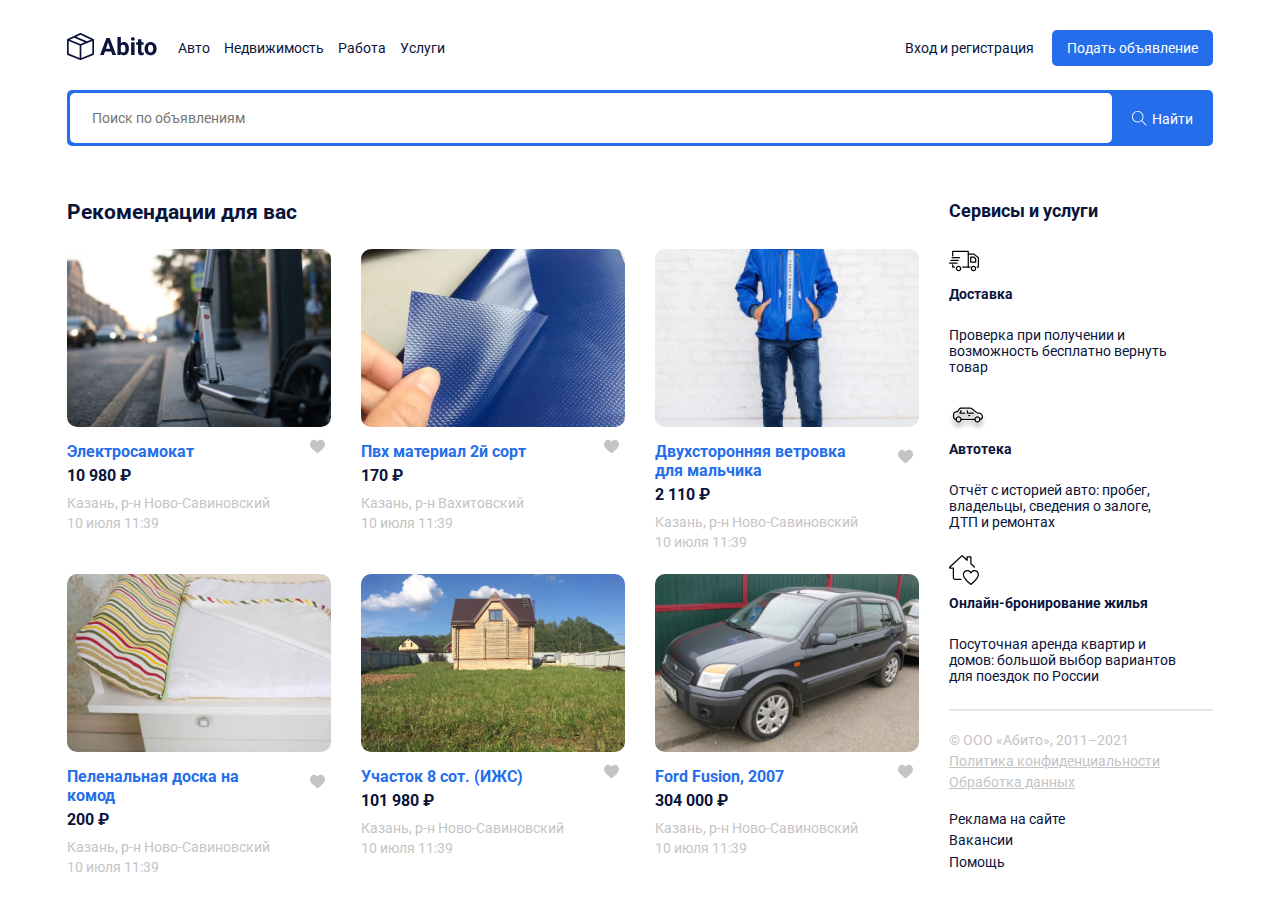
<file: index.html>
<!DOCTYPE html>
<html lang="en">
<head>
    <meta charset="UTF-8">
    <meta http-equiv="X-UA-Compatible" content="IE=edge">
    <meta name="viewport" content="width=device-width, initial-scale=1.0">
    <title>Abito - доска объявлений</title>
    <!-- Connection of font Roboto from Google font -->
    <link rel="preconnect" href="https://fonts.googleapis.com">
    <link rel="preconnect" href="https://fonts.gstatic.com" crossorigin>
    <link href="https://fonts.googleapis.com/css2?family=Roboto:wght@400;700&display=swap" rel="stylesheet">
    <!-- connection normalize.css start-->
    <link rel="stylesheet" href="css/normalize.css">
        <!-- connection normalize.css end-->
    <link rel="stylesheet" href="css/style.css">
</head>
<body>
    <!-- HEADER START -->
    <header class="header container" >
        <div class="navbar">
            <a href="/index.html" class="logo">
                <img src="img/logo.svg" alt="logo: Abito" class="logo-img">
            </a>
            <!-- Navigation -->
            <nav class="navbar-menu">
                <!-- Menu -->
                <ul class="menu">
                    <!-- Menu item -->
                    <li class="menu-item">
                        <!-- Link of car -->
                        <a href="#" class="menu-link">Авто</a>
                    </li>
                    <li class="menu-item">
                        <!-- Link of real estate (недвижимость) -->
                        <a href="#" class="menu-link">Недвижимость</a>
                    </li>
                    <li class="menu-item">
                        <!-- Link of Vacation -->
                        <a href="#" class="menu-link">Работа</a>
                    </li>
                    <li class="menu-item">
                        <!-- Link of Service -->
                        <a href="#" class="menu-link">Услуги</a>
                    </li>
                </ul>
            </nav>

            <div class="button-group">
                <a href="#" class="button button-link">Вход и регистрация</a>
                <a href="#" class="button button-primary">Подать объявление</a>
            </div>
            <!-- /.button-group -->
        </div>
        <!-- /.navbar -->
        <div class="search-panel">
            <input type="search" class="search-input" placeholder="Поиск по объявлениям"/>
            <button class="search-button">

                <svg 
                    class="search-icon" 
                    width="15" 
                    height="15"     
                    viewBox="0 0 15 15" 
                    fill="none" xmlns="http://www.w3.org/2000/svg">
                    <g clip-path="url(#clip0)">
                    <path 
                    d="M14.6506 14.0012L10.0862 9.43675C10.9465 8.43352 11.4706 7.13293 11.4706 5.71058C11.4706 2.54822 8.89765 -0.0247192 5.7353 -0.0247192C4.20353 -0.0247192 2.76265 0.571751 1.67824 1.6544C0.595589 2.73793 -0.000881376 4.17881 9.77541e-07 5.71058C9.77541e-07 8.87293 2.57294 11.4459 5.7353 11.4459C7.15765 11.4459 8.45912 10.9218 9.46235 10.0615L14.0268 14.6259L14.6506 14.0012ZM5.7353 10.5635C3.06 10.5635 0.882354 8.38675 0.882354 5.71058C0.881472 4.41352 1.38618 3.19499 2.30294 2.2791C3.21882 1.36234 4.43824 0.857634 5.7353 0.857634C8.41059 0.857634 10.5882 3.0344 10.5882 5.71058C10.5882 8.38587 8.41059 10.5635 5.7353 10.5635Z" fill="white"/>
                    </g>
                    <defs>
                    <clipPath id="clip0">
                    <rect width="15" height="15" fill="white"/>
                    </clipPath>
                    </defs>
                </svg>
                    
                <span class="search-buttont-text">Найти</span>   
            </button>
        </div>
        <!-- /.search-panel -->
    </header>
    <!-- HEADER END -->

    <div class="page-content container">
        <!-- Block with advertisements -->
        <main class="main">
            <h2 class="page-title">Рекомендации для вас</h2>
            <div class="cards">
                <div class="card">
                    <a href="single.html" class="card-link">
                        <img src="img/card-image.jpg" alt="photo" class="card-image">
                    </a>
                    <div class="card-header">
                        <a href="single.html" class="card-link">
                            <h3 class="card-title">Электросамокат</h3>
                        </a>
                        <button class="like">
                            <img src="img/like.svg" alt="like">
                        </button>
                    </div>
                    <!-- /.card-header -->
                    <strong class="card-price">
                        10 980 ₽
                    </strong>
                    <p class="card-text">Казань, р-н Ново-Савиновский</p>
                    <p class="card-text">10 июля 11:39</p>
                </div>
                <!-- /.card -->
                <div class="card">
                    <a href="single.html" class="card-link">
                        <img src="img/fabtic-card.jpg" alt="photo" class="card-image">
                    </a>
                    <div class="card-header">
                        <a href="single.html" class="card-link">
                            <h3 class="card-title">Пвх материал 2й сорт</h3>
                        </a>
                        <button class="like">
                            <img src="img/like.svg" alt="like">
                        </button>
                    </div>
                    <!-- /.card-header -->
                    <strong class="card-price">
                        170 ₽
                    </strong>
                    <p class="card-text">Казань, р-н Вахитовский</p>
                    <p class="card-text">10 июля 11:39</p>
                </div>
                <!-- /.card -->
                <div class="card">
                    <a href="single.html" class="card-link">
                        <img src="img/windbreaker-card.jpg" alt="photo" class="card-image">
                    </a>
                    <div class="card-header">
                        <a href="single.html" class="card-link">
                            <h3 class="card-title">Двухсторонняя ветровка для мальчика</h3>
                        </a>
                        <button class="like">
                            <img src="img/like.svg" alt="like">
                        </button>
                    </div>
                    <!-- /.card-header -->
                    <strong class="card-price">
                        2 110 ₽
                    </strong>
                    <p class="card-text">Казань, р-н Ново-Савиновский</p>
                    <p class="card-text">10 июля 11:39</p>
                </div>
                <!-- /.card -->
                <div class="card">
                    <a href="single.html" class="card-link">
                        <img src="img/board-card.jpg" alt="photo" class="card-image">
                    </a>
                    <div class="card-header">
                        <a href="single.html" class="card-link">
                            <h3 class="card-title">Пеленальная доска на комод</h3>
                        </a>
                        <button class="like">
                            <img src="img/like.svg" alt="like">
                        </button>
                    </div>
                    <!-- /.card-header -->
                    <strong class="card-price">
                        200 ₽
                    </strong>
                    <p class="card-text">Казань, р-н Ново-Савиновский</p>
                    <p class="card-text">10 июля 11:39</p>
                </div>
                <!-- /.card -->
                <div class="card">
                    <a href=single.html#" class="card-link">
                        <img src="img/plot-card.jpg" alt="photo" class="card-image">
                    </a>
                    <div class="card-header">
                        <a href=single.html#" class="card-link">
                            <h3 class="card-title">Участок 8 сот. (ИЖС)</h3>
                        </a>
                        <button class="like">
                            <img src="img/like.svg" alt="like">
                        </button>
                    </div>
                    <!-- /.card-header -->
                    <strong class="card-price">
                        101 980 ₽
                    </strong>
                    <p class="card-text">Казань, р-н Ново-Савиновский</p>
                    <p class="card-text">10 июля 11:39</p>
                </div>
                <!-- /.card -->
                <div class="card">
                    <a href=single.html#" class="card-link">
                        <img src="img/car-card.jpg" alt="photo" class="card-image">
                    </a>
                    <div class="card-header">
                        <a href=single.html#" class="card-link">
                            <h3 class="card-title">Ford Fusion, 2007</h3>
                        </a>
                        <button class="like">
                            <img src="img/like.svg" alt="like">
                        </button>
                    </div>
                    <!-- /.card-header -->
                    <strong class="card-price">
                        304 000 ₽
                    </strong>
                    <p class="card-text">Казань, р-н Ново-Савиновский</p>
                    <p class="card-text">10 июля 11:39</p>
                </div>
                <!-- /.card -->                
                
            </div>
            <!-- /.cards -->
        </main>
        <!-- Sidenbar -->
        <aside class="sidebar">
            <h4 class="page-title">Сервисы и услуги</h4>
            <div class="service">
                <img src="img/delivery-truck.svg" alt="icon: shipping" class="service-image"> <!--shipping - транспортировка-->
                <h5 class="service-title">Доставка</h5>
                <p class="service-text">Проверка при получении и возможность бесплатно вернуть товар</p>
            </div>
            <!-- /.service -->
            <div class="service">
                <img src="img/car.svg" alt="icon: car" class="service-image">
                <h5 class="service-title">Автотека</h5>
                <p class="service-text">Отчёт с историей авто: пробег, владельцы, сведения о залоге, ДТП и ремонтах</p>
            </div>
            <!-- /.service -->
            <div class="service">
                <img src="img/home&heart.svg" alt="icon: shipping" class="service-image">
                <h5 class="service-title">Онлайн-бронирование жилья</h5>
                <p class="service-text">Посуточная аренда квартир и домов: большой выбор вариантов для поездок по России</p>
            </div>
            <!-- /.service -->
            <hr color="#E5E5E5">
            <footer class="footer">
                <p class="footer-text">© ООО «Абито», 2011–2021</p>
                <ul class="footer-menu">
                    <li class="footer-menu-item">
                        <a href="#" class="footer-text">Политика конфиденциальности</a>
                    </li>
                    <li class="footer-menu-item">
                        <a href="#" class="footer-text">Обработка данных</a>
                    </li>
                </ul>
                <ul class="footer-menu">
                    <li class="footer-menu-item">
                        <a href="#" class="footer-link">Реклама на сайте</a>
                    </li>
                    <li class="footer-menu-item">
                        <a href="#" class="footer-link">Вакансии</a>
                    </li>
                    <li class="footer-menu-item">
                        <a href="#" class="footer-link">Помощь</a>
                    </li>
                </ul>
            </footer>
        </aside>
    </div>
    <!-- /.page-content -->

</body>
</html>
</file>
<file: css/style.css>
body {
    font-family: 'Roboto', sans-serif;
    font-size: 14px;
    color: #0A143A; /*text color: #0A143A*/
}

.container {
    max-width: 1146px; /*max width of header*/
    margin: auto; /*automatic mid-alignment (автоматическое выравнивание по середине)*/
}

.header {
    margin-top: 30px;
    margin-bottom: 30px;
    margin-bottom: 12px; /*for contant*/
}

.navbar {
    display: flex; /*do flexible block (делаем гибкий блок)*/
    align-items: center; /*Align vertically to center (выравниваем по вертикали по центру)*/
    justify-content: space-between; /*scatter (разбросать) elements around edges (разбросать элементы по краям)*/
    margin-bottom: 24px;
}

.navbar-menu {
    margin-right: auto; /*automatic indentation to the right of the logo(автоматический отступ справа от логотипа)*/
}

.menu {
    list-style: none; /*clean up points in the list(убираем точки в списке)*/
    margin: 0; /*reset (обнулить) indentations*/
    padding-left: 20px; /*internal left indent (внутренний отступ слева)*/
    padding-right: 20px; /*internal right indent*/
    display: flex; /*do flexible menu items*/
}

/*for all items of menu except the last one*/
.menu-item:not(:last-child) {
    margin-right: 14px; /*each item push the next one to the right by 14px*/
}

.menu-link {
    text-decoration: none; /*[shortcut tdn + TAB] removing underlines*/
    color: inherit; /*immitate the parent's color (body)*/
}

.button {
    text-decoration: none;
    display: inline-block; /*?????????*/
    padding: 10px 15px;
    cursor: pointer;
}

.button-link {
    color: inherit;
}

.button-primary {
    background: #256EEB; 
    border-radius: 5px;
    color:white;
}

.search-panel {
    height: 50px;
    background: #256EEB; 
    border-radius: 5px;
    display: flex;
    padding: 3px;
}

.search-input {
    flex-grow: 1; /*рястягивается на все свободное место*/
    background: #FFFFFF;
    border-radius: 5px;
    padding: 0 22px;
    border: none;
}

.search-button {
    background: #256EEB; 
    border: none;
    color:white;
    padding: 16px 17px 15px 20px; /*20px - 3px(внутрненний отступ справа .search-panel на 64 строке кода)=17px*/
    display: flex;
    align-items: center; /*80 и 81 строки кода для того, чтобы иконка и текст были на одном уровне*/
}

.search-buttont-text {
    margin-left: 5px;
}

.page-content {
    display: grid;
    grid-template-columns: 9fr 3fr;
    grid-column-gap: 30px;
}

.card-image {
    border-radius: 10px;
    width: 264px;
    height: 178px;
    object-fit: cover; /*if it is another parameters, it will be cut*/
}

.cards {
    display: flex;
    flex-wrap:wrap; /*if it can't state in the line, the item will be moved on*/
    width: 852px;
}

.card {
    margin-bottom: 20px;
    max-width: 264px;
}

.card:not(:nth-child(3n)) {
    margin-right: 30px;
}

.card-title {
    font-size: 16px;
    line-height: 19px;
    color: #256EEB;
    margin-top: 12px;
    margin-bottom: 5px;
}

.card-header {
    display: flex;
    justify-content:space-between;
    align-items: center;
}

.like {
    background-color: #fff;
    border: none;
    cursor: pointer;
    margin-left: 15px;
}

.card-price {
    font-size: 16px;
    line-height: 19px;
    margin-bottom: 10px;
    display: block;
}

.card-text {
    font-size: 14px;
    line-height: 16px;
    color: #C4C4C4;
    margin-bottom: 4px;
    margin-top: 0;
}

.card-link {
    text-decoration: none;
}

.sidebar .page-title {
    font-size: 18px;
    line-height: 21px;
}

.service {
    margin-bottom: 25px;
}

.service-title {
    font-weight: bold;
    font-size: 14px;
    line-height: 16px;
    margin-top: 7px;
    margin-bottom: 25px;
}

.service-text {
    font-family: Roboto;
    font-style: normal;
    font-weight: normal;
    font-size: 14px;
    line-height: 16px;

    max-width: 231px;
    height: 48px;
    left: 0px;
    top: 328px;
}

.footer-text {
    display: inline-block; /*???*/
    font-size: 14px;
    line-height: 16px;
    color: #C4C4C4;
    margin-bottom: 5px;
}

.footer-menu {
    margin: 0;
    padding: 0;
    list-style: none;
    margin-bottom: 16px;
}

.footer-link {
    color: inherit;
    text-decoration: none;
    display: inline-block; 
    margin-bottom: 5px;
}

.main-single {
    display: flex;
    align-items: flex-start; /*???*/
}

.content {
    max-width: 460px;
    margin-right: 30px;
}

  .swiper-container {
    width: 100%;
    height: 300px;
    margin-left: auto;
    margin-right: auto;
  }

  .swiper-slide {
    background-size: cover;
    background-position: center;
  }

  .mySwiper2 {
    /*height: 80%;*/
    width: 100%;
    border-radius: 10px;
  }

  .mySwiper {
    height: 20%;
    box-sizing: border-box;
    padding: 10px 0;
  }

  .mySwiper .swiper-slide {
    width: 25%;
    height: 100%;
    opacity: 0.4;
    border-radius: 3px;
  }

  .mySwiper .swiper-slide-thumb-active {
    opacity: 1;
  }

  .swiper-slide img {
    display: block;
    width: 100%;
    height: 100%;
    object-fit: cover;
    border-radius: 10px;
  }

  .content-text {
    font-size: 14px;
    line-height: 140%;
}

.single-price {
    font-size: 24px;
    line-height: 28px;
    margin-top: 42px;
    margin-bottom: 25px;
    display:block;
}

.page-title {
    margin-top: 42px;
    margin-bottom: 25px;
}

.author {
    min-width: 264px;
}

.author-wrapper {
    display: flex;
    align-items: center;
    justify-content: space-between;
}

.author-avatar {
    width: 50px;
    height: 50px;
    object-fit: cover;
    border-radius: 50%;
    margin-top: 25px;
    margin-bottom: 30px;
}

.author-name {
    font-weight: bold;
    font-size: 14px;
    line-height: 16px;
    margin-bottom: 4px;
    display: block;
}

.rating {
    margin-bottom: 5px;
}

.rating-counter {
    margin-left: 10px;
    opacity: 0.5;
}

.author-status {
    font-size: 12px;
    line-height: 14px;
}

.button-block {
    display: block;
    width: 100%;
    height: 54px;
    margin-bottom: 14px;
    border: none;
}

.button-success {
    background-color:#14B4BE;
    border-radius: 5px;
    color:#fff;
}
</file>
